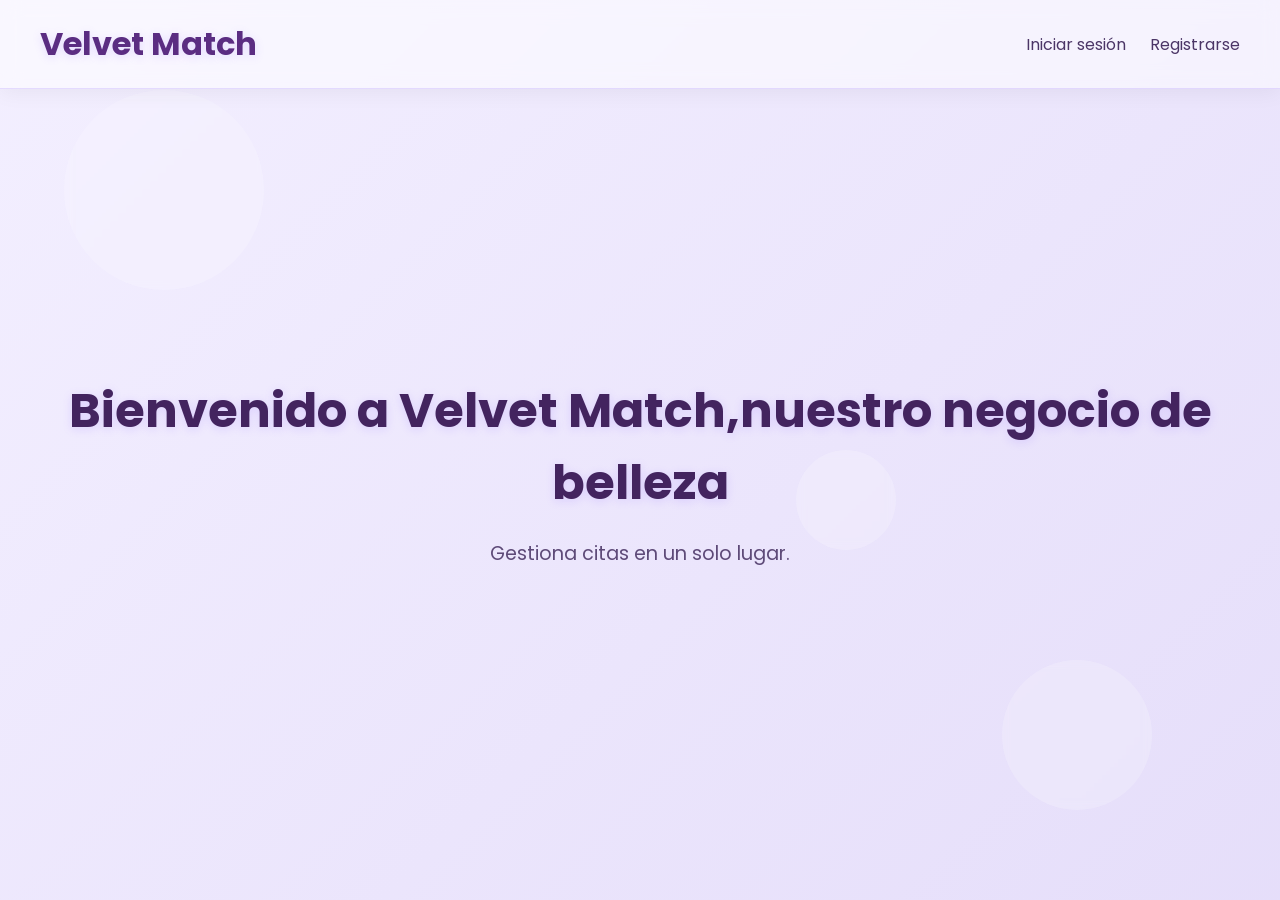
<file: index.html>
<!DOCTYPE html>
<html lang="es">
<head>
    <meta charset="UTF-8">
    <title>Velvet Match</title>
    <link rel="stylesheet" href="styles/styles.css">
</head>
<body>

    <div class="bubble bubble1"></div>
<div class="bubble bubble2"></div>
<div class="bubble bubble3"></div>

    <!-- NAVBAR -->
    <header>
        <h1>Velvet Match</h1>
        <nav>
            <a href="pages/login.html">Iniciar sesión</a>
            <a href="pages/register.html">Registrarse</a>
        </nav>
    </header>

    <!-- HERO -->
    <section class="hero">
        <h2>Bienvenido a Velvet Match,nuestro negocio de belleza</h2>
        <p>Gestiona citas en un solo lugar.</p>
        
    </section>

</body>


</html>
</file>
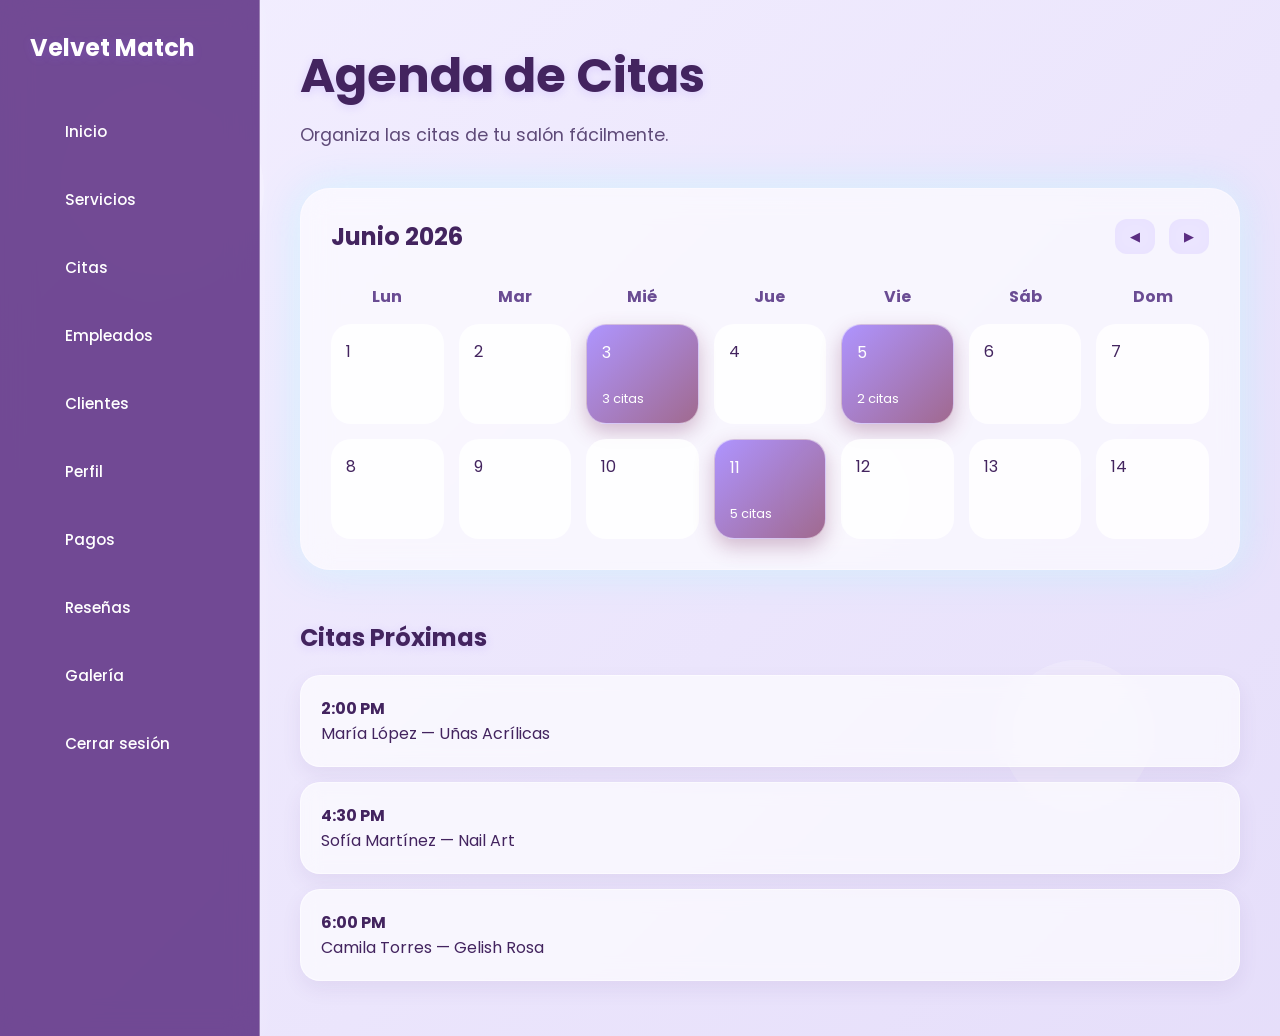
<file: pages/calendar.html>
<!DOCTYPE html>
<html lang="es">
<head>
    <meta charset="UTF-8">
    <title>Citas - Velvet Match</title>

    <link rel="stylesheet" href="../styles/styles.css">
</head>

<body>

    <!-- BURBUJAS -->
    <div class="bubble bubble1"></div>
    <div class="bubble bubble2"></div>
    <div class="bubble bubble3"></div>

    <div class="dashboard">

        <!-- SIDEBAR -->
        <aside class="sidebar">

            <h2>Velvet Match</h2>

          <nav>

    <a href="dashboard.html">Inicio</a>

    <a href="services.html">Servicios</a>

    <a href="calendar.html">Citas</a>

    <a href="employees.html">Empleados</a>

    <a href="clients.html">Clientes</a>

    <a href="profile.html">Perfil</a>

    <a href="payments.html">Pagos</a>

    <a href="reviews.html">Reseñas</a>

    <a href="gallery.html">Galería</a>

    <a href="../index.html">Cerrar sesión</a>

</nav>

        </aside>

        <!-- CONTENIDO -->
        <main class="main-content">

            <h1>Agenda de Citas </h1>

            <p class="subtitle">
                Organiza las citas de tu salón fácilmente.
            </p>

            <!-- CALENDARIO -->
            <section class="calendar-container">

                <div class="calendar-header">

                    <h2>Junio 2026</h2>

                    <div class="calendar-buttons">
                        <button>◀</button>
                        <button>▶</button>
                    </div>

                </div>

                <!-- DÍAS -->
                <div class="calendar-grid">

                    <div class="day">Lun</div>
                    <div class="day">Mar</div>
                    <div class="day">Mié</div>
                    <div class="day">Jue</div>
                    <div class="day">Vie</div>
                    <div class="day">Sáb</div>
                    <div class="day">Dom</div>

                    <!-- FECHAS -->
                    <div class="date">1</div>
                    <div class="date">2</div>

                    <div class="date active-date">
                        3
                        <span> 3 citas</span>
                    </div>

                    <div class="date">4</div>

                    <div class="date active-date">
                        5
                        <span> 2 citas</span>
                    </div>

                    <div class="date">6</div>
                    <div class="date">7</div>

                    <div class="date">8</div>
                    <div class="date">9</div>
                    <div class="date">10</div>

                    <div class="date active-date">
                        11
                        <span> 5 citas</span>
                    </div>

                    <div class="date">12</div>
                    <div class="date">13</div>
                    <div class="date">14</div>

                </div>

            </section>

            <!-- LISTA DE CITAS -->
            <section class="appointments">

                <h2>Citas Próximas</h2>

                <div class="appointment-card">
                    <p><strong>2:00 PM</strong></p>
                    <p>María López — Uñas Acrílicas</p>
                </div>

                <div class="appointment-card">
                    <p><strong>4:30 PM</strong></p>
                    <p>Sofía Martínez — Nail Art</p>
                </div>

                <div class="appointment-card">
                    <p><strong>6:00 PM</strong></p>
                    <p>Camila Torres — Gelish Rosa</p>
                </div>

            </section>

        </main>

    </div>

</body>
</html>
</file>
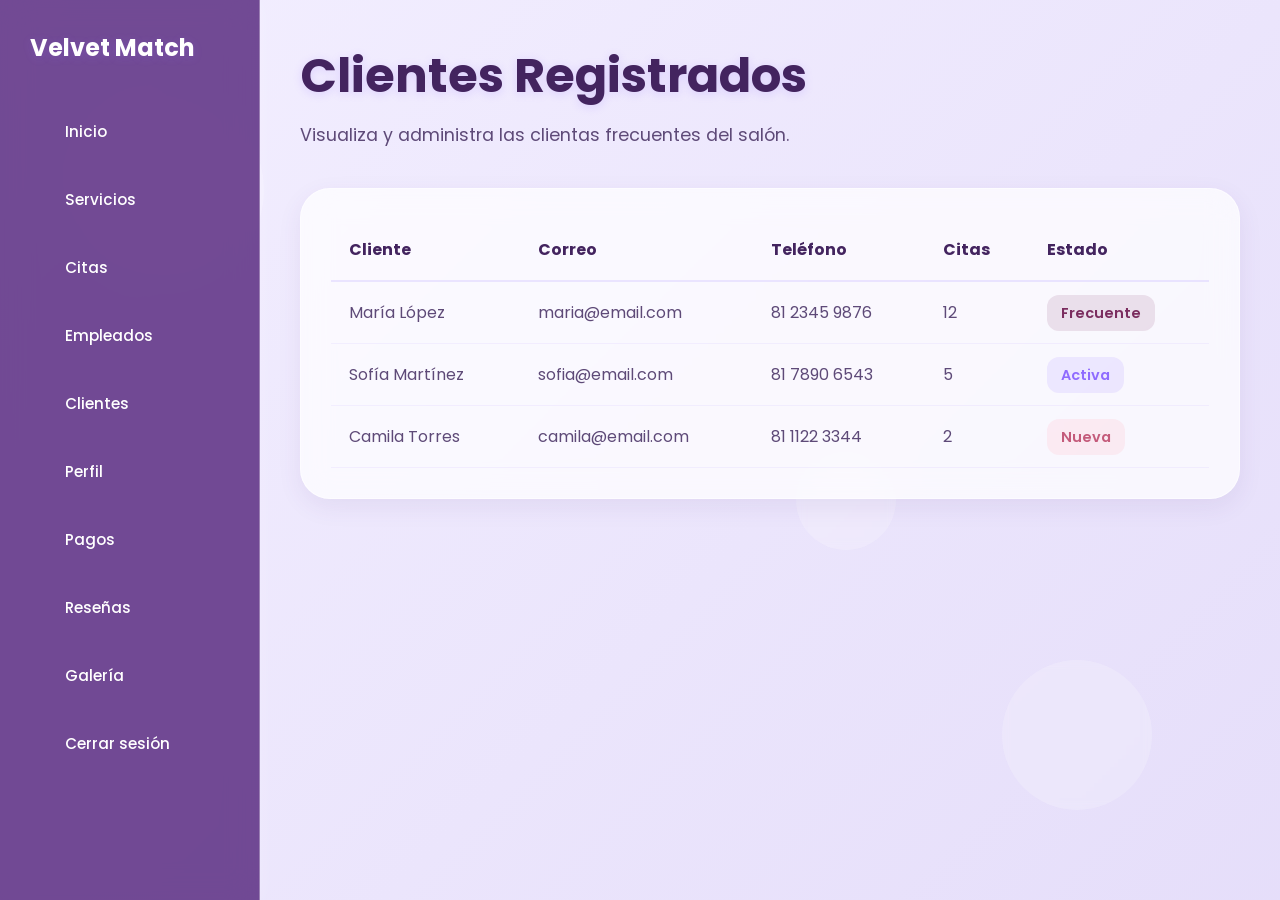
<file: pages/clients.html>
<!DOCTYPE html>
<html lang="es">
<head>
    <meta charset="UTF-8">
    <title>Clientes - Velvet Match</title>

    <link rel="stylesheet" href="../styles/styles.css">
</head>

<body>

    <!-- BURBUJAS -->
    <div class="bubble bubble1"></div>
    <div class="bubble bubble2"></div>
    <div class="bubble bubble3"></div>

    <div class="dashboard">

        <!-- SIDEBAR -->
        <aside class="sidebar">

            <h2>Velvet Match</h2>

          <nav>

    <a href="dashboard.html">Inicio</a>

    <a href="services.html">Servicios</a>

    <a href="calendar.html">Citas</a>

    <a href="employees.html">Empleados</a>

    <a href="clients.html">Clientes</a>

    <a href="profile.html">Perfil</a>

    <a href="payments.html">Pagos</a>

    <a href="reviews.html">Reseñas</a>

    <a href="gallery.html">Galería</a>

    <a href="../index.html">Cerrar sesión</a>

</nav>
        </aside>

        <!-- CONTENIDO -->
        <main class="main-content">

            <h1>Clientes Registrados</h1>

            <p class="subtitle">
                Visualiza y administra las clientas frecuentes del salón.
            </p>

            <!-- TABLA -->
            <section class="clients-table-container">

                <table class="clients-table">

                    <thead>

                        <tr>
                            <th>Cliente</th>
                            <th>Correo</th>
                            <th>Teléfono</th>
                            <th>Citas</th>
                            <th>Estado</th>
                        </tr>

                    </thead>

                    <tbody>

                        <tr>
                            <td>María López</td>
                            <td>maria@email.com</td>
                            <td>81 2345 9876</td>
                            <td>12</td>
                            <td>
                                <span class="status active">
                                    Frecuente
                                </span>
                            </td>
                        </tr>

                        <tr>
                            <td>Sofía Martínez</td>
                            <td>sofia@email.com</td>
                            <td>81 7890 6543</td>
                            <td>5</td>
                            <td>
                                <span class="status medium">
                                    Activa
                                </span>
                            </td>
                        </tr>

                        <tr>
                            <td>Camila Torres</td>
                            <td>camila@email.com</td>
                            <td>81 1122 3344</td>
                            <td>2</td>
                            <td>
                                <span class="status low">
                                    Nueva
                                </span>
                            </td>
                        </tr>

                    </tbody>

                </table>

            </section>

        </main>

    </div>

</body>
</html>
</file>
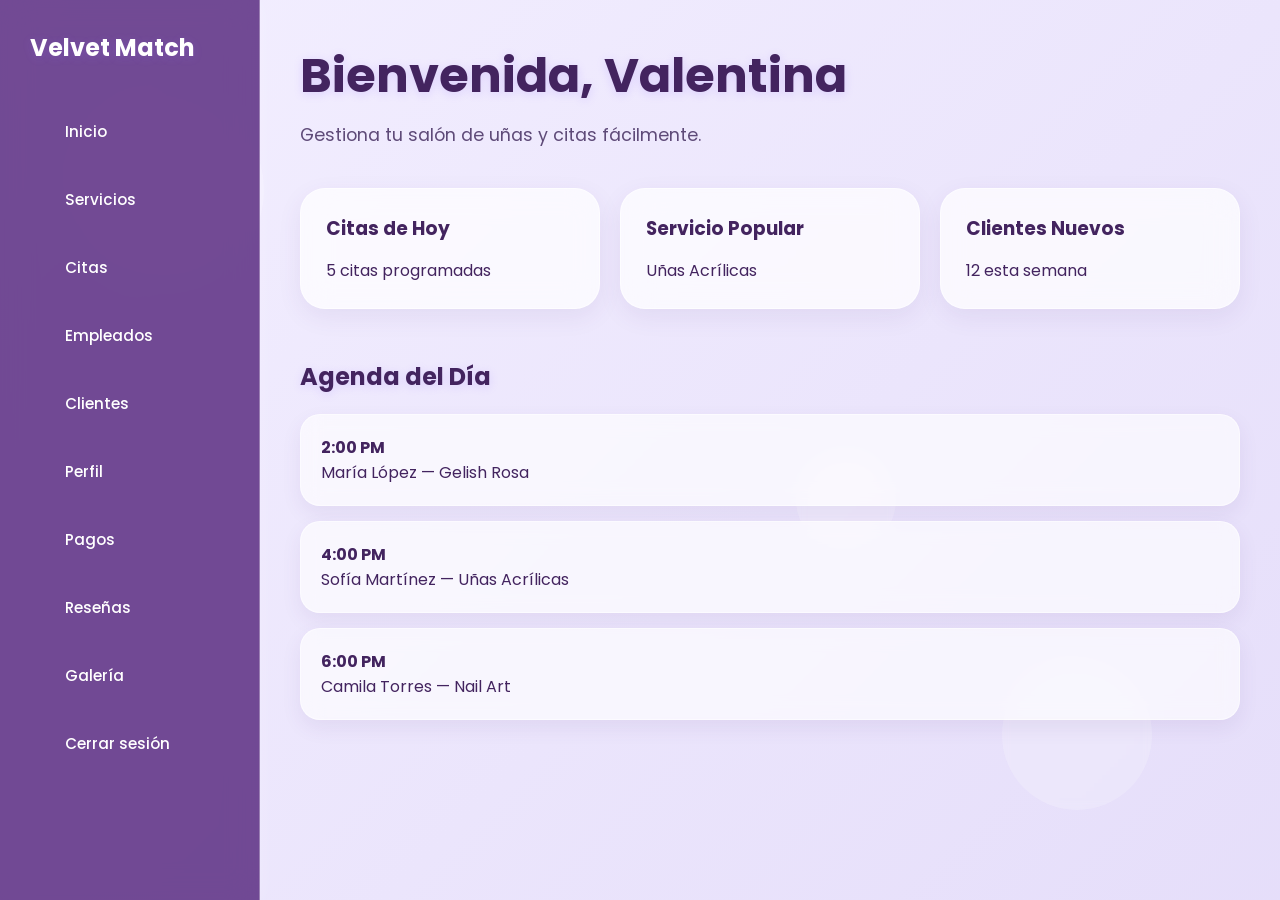
<file: pages/dashboard.html>
<!DOCTYPE html>
<html lang="es">
<head>
    <meta charset="UTF-8">
    <title>Dashboard - Velvet Match</title>

    <link rel="stylesheet" href="../styles/styles.css">
</head>

<body>

    <!-- BURBUJAS -->
    <div class="bubble bubble1"></div>
    <div class="bubble bubble2"></div>
    <div class="bubble bubble3"></div>

    <div class="dashboard">

        <!-- SIDEBAR -->
        <aside class="sidebar">

            <h2>Velvet Match</h2>

            <nav>

    <a href="dashboard.html">Inicio</a>

    <a href="services.html">Servicios</a>

    <a href="calendar.html">Citas</a>

    <a href="employees.html">Empleados</a>

    <a href="clients.html">Clientes</a>

    <a href="profile.html">Perfil</a>

    <a href="payments.html">Pagos</a>

    <a href="reviews.html">Reseñas</a>

    <a href="gallery.html">Galería</a>

    <a href="../index.html">Cerrar sesión</a>

</nav>
        </aside>

        <!-- CONTENIDO -->
        <main class="main-content">

            <h1>Bienvenida, Valentina </h1>

            <p class="subtitle">
                Gestiona tu salón de uñas y citas fácilmente.
            </p>

            <!-- CARDS -->
            <div class="cards">

                <div class="card">
                    <h3> Citas de Hoy</h3>
                    <p>5 citas programadas</p>
                </div>

                <div class="card">
                    <h3>Servicio Popular</h3>
                    <p>Uñas Acrílicas</p>
                </div>

                <div class="card">
                    <h3>Clientes Nuevos</h3>
                    <p>12 esta semana</p>
                </div>

            </div>

            <!-- CITAS -->
            <section class="appointments">

                <h2>Agenda del Día </h2>

                <div class="appointment-card">
                    <p><strong>2:00 PM</strong></p>
                    <p>María López — Gelish Rosa</p>
                </div>

                <div class="appointment-card">
                    <p><strong>4:00 PM</strong></p>
                    <p>Sofía Martínez — Uñas Acrílicas</p>
                </div>

                <div class="appointment-card">
                    <p><strong>6:00 PM</strong></p>
                    <p>Camila Torres — Nail Art</p>
                </div>

            </section>

        </main>

    </div>

</body>
</html>
</file>
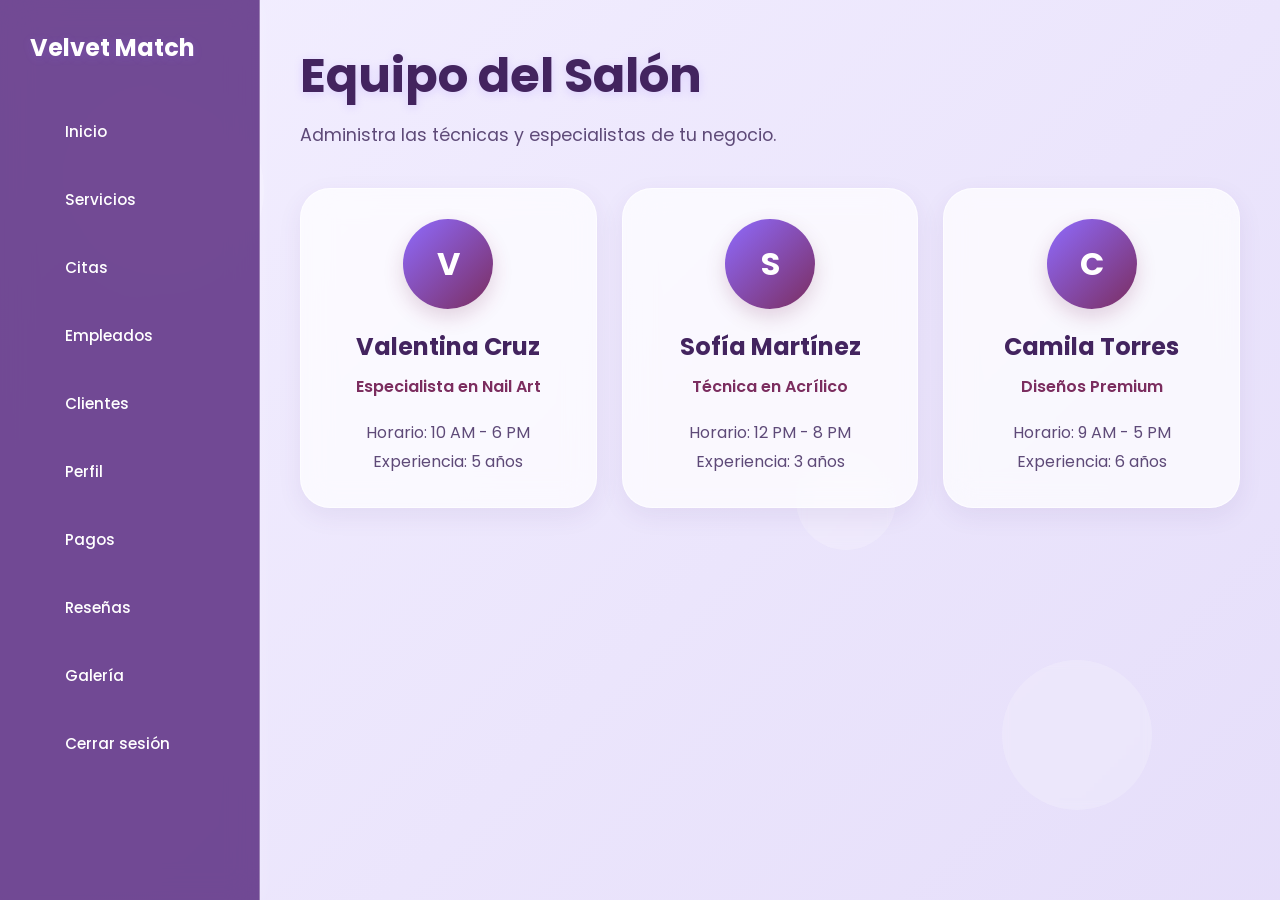
<file: pages/employees.html>
<!DOCTYPE html>
<html lang="es">
<head>
    <meta charset="UTF-8">
    <title>Empleados - Velvet Match</title>

    <link rel="stylesheet" href="../styles/styles.css">
</head>

<body>

    <!-- BURBUJAS -->
    <div class="bubble bubble1"></div>
    <div class="bubble bubble2"></div>
    <div class="bubble bubble3"></div>

    <div class="dashboard">

        <!-- SIDEBAR -->
        <aside class="sidebar">

            <h2>Velvet Match</h2>
<nav>

    <a href="dashboard.html">Inicio</a>

    <a href="services.html">Servicios</a>

    <a href="calendar.html">Citas</a>

    <a href="employees.html">Empleados</a>

    <a href="clients.html">Clientes</a>

    <a href="profile.html">Perfil</a>

    <a href="payments.html">Pagos</a>

    <a href="reviews.html">Reseñas</a>

    <a href="gallery.html">Galería</a>

    <a href="../index.html">Cerrar sesión</a>

</nav>
        </aside>

        <!-- CONTENIDO -->
        <main class="main-content">

            <h1>Equipo del Salón</h1>

            <p class="subtitle">
                Administra las técnicas y especialistas de tu negocio.
            </p>

            <section class="employees-grid">

                <!-- EMPLEADO 1 -->
                <div class="employee-card">

                    <div class="employee-avatar">
                        V
                    </div>

                    <h2>Valentina Cruz</h2>

                    <p class="role">
                        Especialista en Nail Art
                    </p>

                    <div class="employee-info">
                        <p>Horario: 10 AM - 6 PM</p>
                        <p>Experiencia: 5 años</p>
                    </div>

                </div>

                <!-- EMPLEADO 2 -->
                <div class="employee-card">

                    <div class="employee-avatar">
                        S
                    </div>

                    <h2>Sofía Martínez</h2>

                    <p class="role">
                        Técnica en Acrílico
                    </p>

                    <div class="employee-info">
                        <p>Horario: 12 PM - 8 PM</p>
                        <p>Experiencia: 3 años</p>
                    </div>

                </div>

                <!-- EMPLEADO 3 -->
                <div class="employee-card">

                    <div class="employee-avatar">
                        C
                    </div>

                    <h2>Camila Torres</h2>

                    <p class="role">
                        Diseños Premium
                    </p>

                    <div class="employee-info">
                        <p>Horario: 9 AM - 5 PM</p>
                        <p>Experiencia: 6 años</p>
                    </div>

                </div>

            </section>

        </main>

    </div>

</body>
</html>
</file>
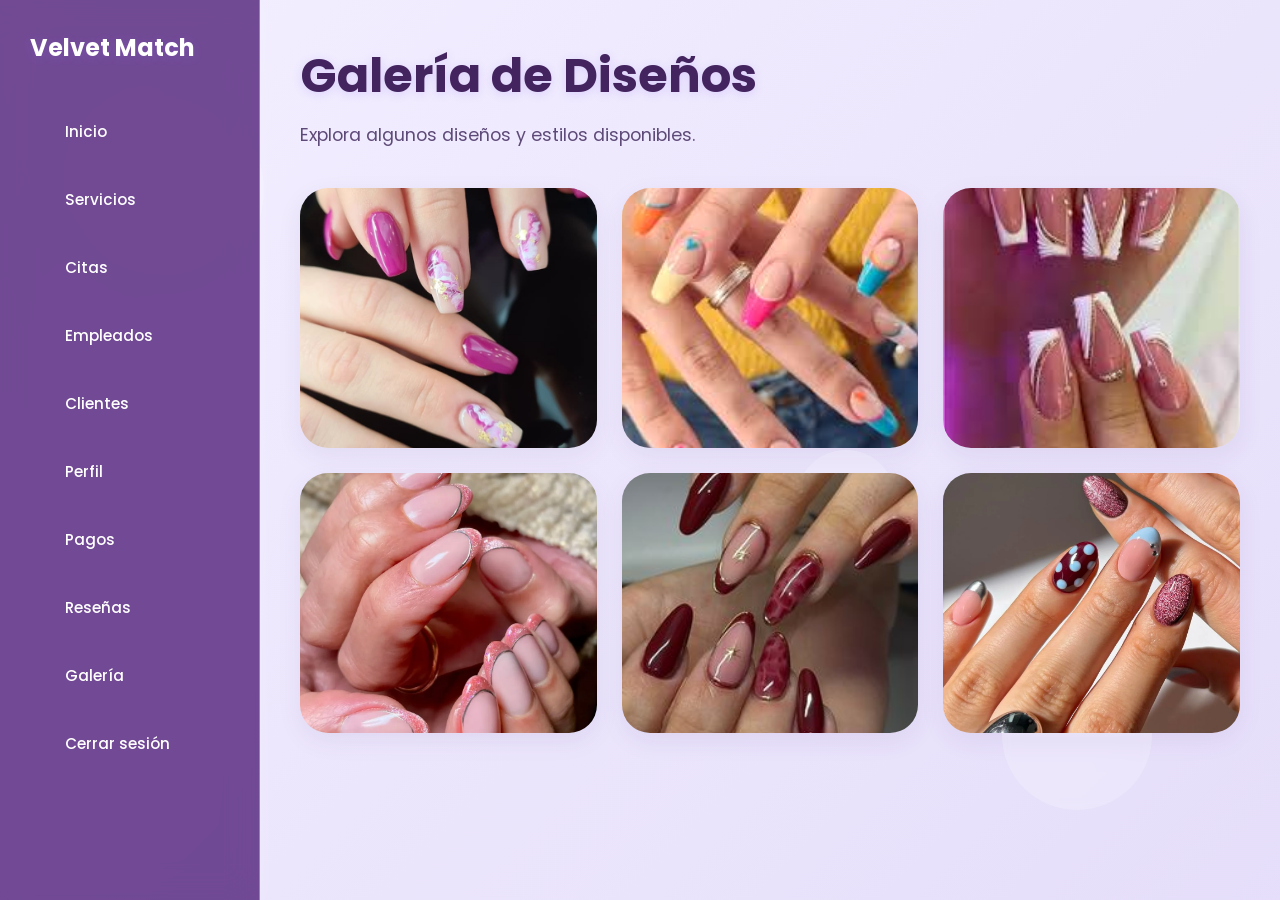
<file: pages/gallery.html>
<!DOCTYPE html>
<html lang="es">
<head>
    <meta charset="UTF-8">
    <title>Galería - Velvet Match</title>

    <link rel="stylesheet" href="../styles/styles.css">
</head>

<body>

    <div class="bubble bubble1"></div>
    <div class="bubble bubble2"></div>
    <div class="bubble bubble3"></div>

    <div class="dashboard">

        <!-- SIDEBAR -->
        <aside class="sidebar">

            <h2>Velvet Match</h2>

            <nav>

                <a href="dashboard.html">Inicio</a>

                <a href="services.html">Servicios</a>

                <a href="calendar.html">Citas</a>

                <a href="employees.html">Empleados</a>

                <a href="clients.html">Clientes</a>

                <a href="profile.html">Perfil</a>

                <a href="payments.html">Pagos</a>

                <a href="reviews.html">Reseñas</a>

                <a href="gallery.html">Galería</a>

                <a href="../index.html">Cerrar sesión</a>

            </nav>

        </aside>

        <!-- CONTENIDO -->
        <main class="main-content">

            <h1>Galería de Diseños</h1>

            <p class="subtitle">
                Explora algunos diseños y estilos disponibles.
            </p>

            <section class="gallery-grid">

              <div class="gallery-card">
    <img src="../assets/images/nails1.jpg" alt="Diseño de uñas">
</div>

<div class="gallery-card">
    <img src="../assets/images/nails2.jpg" alt="Diseño de uñas">
</div>

<div class="gallery-card">
    <img src="../assets/images/nails3.jpg" alt="Diseño de uñas">
</div>

<div class="gallery-card">
    <img src="../assets/images/nails4.jpg" alt="Diseño de uñas">
</div>

<div class="gallery-card">
    <img src="../assets/images/nails5.jpg" alt="Diseño de uñas">
</div>

<div class="gallery-card">
    <img src="../assets/images/nails6.jpg" alt="Diseño de uñas">
</div>
            </section>

        </main>

    </div>

</body>
</html>
</file>
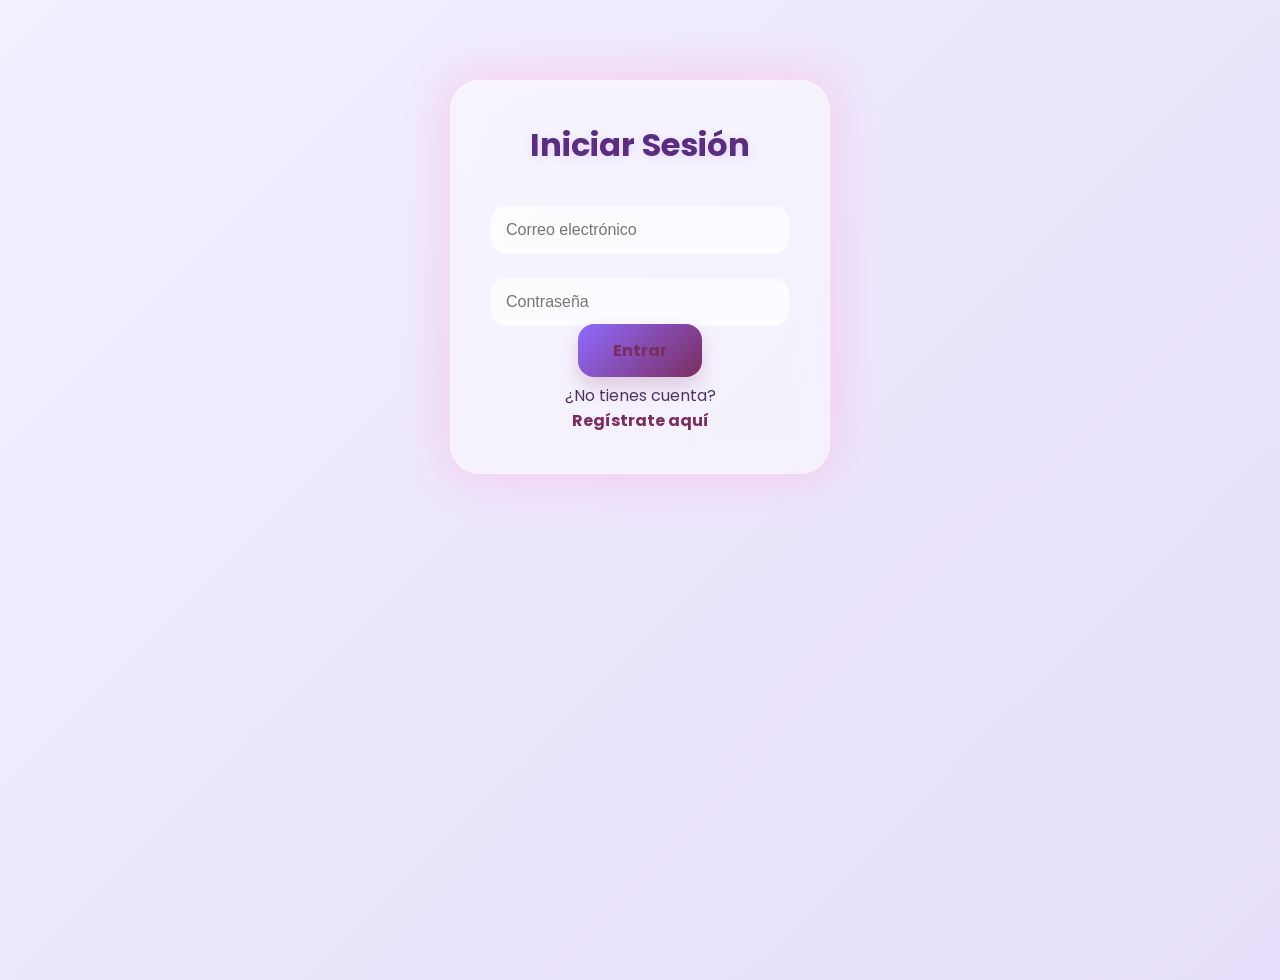
<file: pages/login.html>
<!DOCTYPE html>
<html lang="es">
<head>
    <meta charset="UTF-8">
    <title> Iniciar Sesion - Velvet Match</title>
    <link rel="stylesheet" href="../styles/styles.css">
</head>
<body>

    <div class="login-container">
        <h2>Iniciar Sesión</h2>

        <form>
            <input type="email" placeholder="Correo electrónico" required>
            <input type="password" placeholder="Contraseña" required>

            <!-- Simulación de login -->
            <a href="dashboard.html" class="btn">Entrar</a>
        </form>

        <p>¿No tienes cuenta?</p>
        <a href="register.html">Regístrate aquí</a>
    </div>

</body>
</html>
</file>
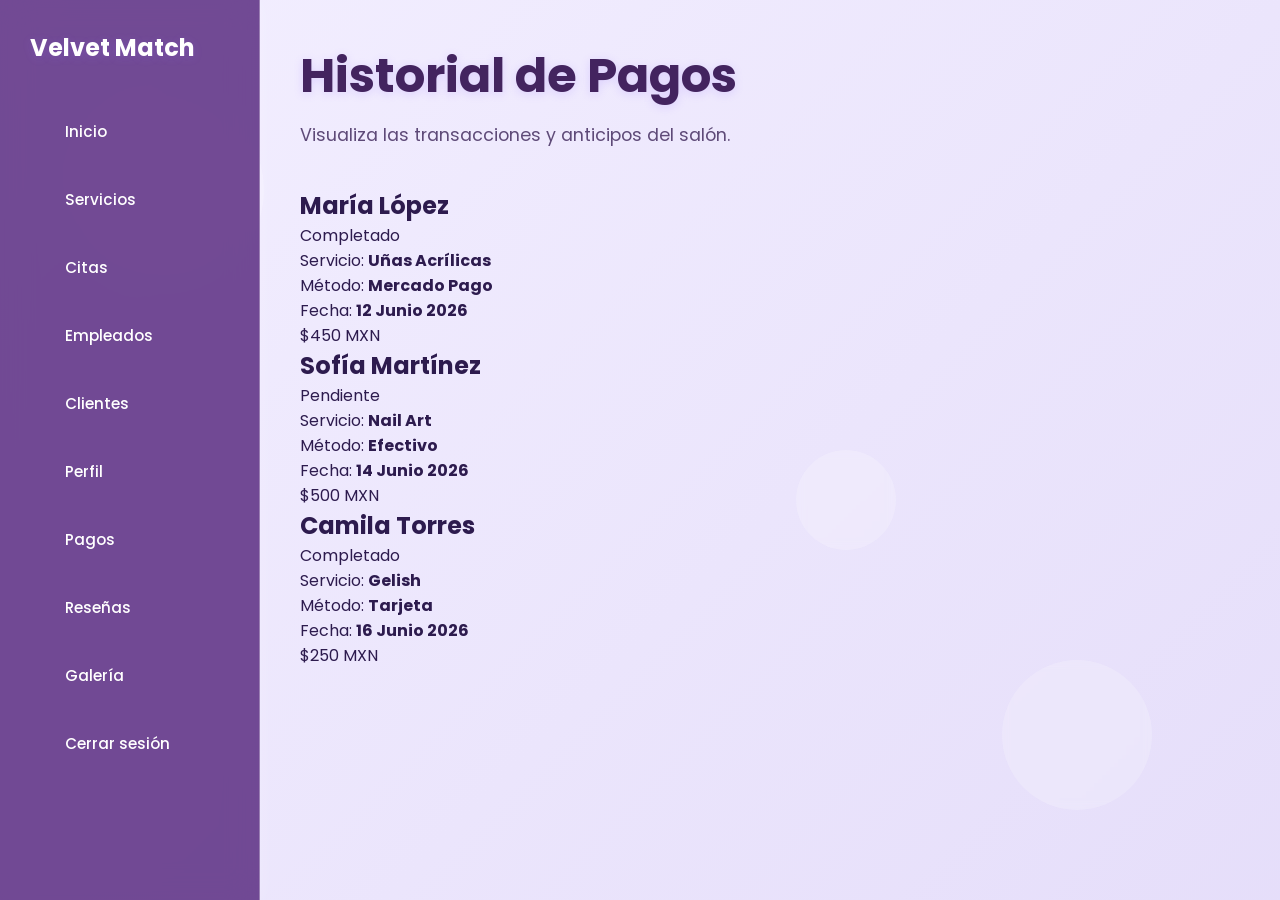
<file: pages/payments.html>
<!DOCTYPE html>
<html lang="es">
<head>
    <meta charset="UTF-8">
    <title>Pagos - Velvet Match</title>

    <link rel="stylesheet" href="../styles/styles.css">
</head>

<body>

    <!-- BURBUJAS -->
    <div class="bubble bubble1"></div>
    <div class="bubble bubble2"></div>
    <div class="bubble bubble3"></div>

    <div class="dashboard">

        <!-- SIDEBAR -->
        <aside class="sidebar">

            <h2>Velvet Match</h2>

           <nav>

    <a href="dashboard.html">Inicio</a>

    <a href="services.html">Servicios</a>

    <a href="calendar.html">Citas</a>

    <a href="employees.html">Empleados</a>

    <a href="clients.html">Clientes</a>

    <a href="profile.html">Perfil</a>

    <a href="payments.html">Pagos</a>

    <a href="reviews.html">Reseñas</a>

    <a href="gallery.html">Galería</a>

    <a href="../index.html">Cerrar sesión</a>

</nav>

        </aside>

        <!-- CONTENIDO -->
        <main class="main-content">

            <h1>Historial de Pagos</h1>

            <p class="subtitle">
                Visualiza las transacciones y anticipos del salón.
            </p>

            <!-- CARDS -->
            <section class="payments-grid">

                <!-- PAYMENT -->
                <div class="payment-card">

                    <div class="payment-top">

                        <h2>María López</h2>

                        <span class="payment-status completed">
                            Completado
                        </span>

                    </div>

                    <div class="payment-info">

                        <p>
                            Servicio:
                            <strong>Uñas Acrílicas</strong>
                        </p>

                        <p>
                            Método:
                            <strong>Mercado Pago</strong>
                        </p>

                        <p>
                            Fecha:
                            <strong>12 Junio 2026</strong>
                        </p>

                    </div>

                    <div class="payment-amount">
                        $450 MXN
                    </div>

                </div>

                <!-- PAYMENT -->
                <div class="payment-card">

                    <div class="payment-top">

                        <h2>Sofía Martínez</h2>

                        <span class="payment-status pending">
                            Pendiente
                        </span>

                    </div>

                    <div class="payment-info">

                        <p>
                            Servicio:
                            <strong>Nail Art</strong>
                        </p>

                        <p>
                            Método:
                            <strong>Efectivo</strong>
                        </p>

                        <p>
                            Fecha:
                            <strong>14 Junio 2026</strong>
                        </p>

                    </div>

                    <div class="payment-amount">
                        $500 MXN
                    </div>

                </div>

                <!-- PAYMENT -->
                <div class="payment-card">

                    <div class="payment-top">

                        <h2>Camila Torres</h2>

                        <span class="payment-status completed">
                            Completado
                        </span>

                    </div>

                    <div class="payment-info">

                        <p>
                            Servicio:
                            <strong>Gelish</strong>
                        </p>

                        <p>
                            Método:
                            <strong>Tarjeta</strong>
                        </p>

                        <p>
                            Fecha:
                            <strong>16 Junio 2026</strong>
                        </p>

                    </div>

                    <div class="payment-amount">
                        $250 MXN
                    </div>

                </div>

            </section>

        </main>

    </div>

</body>
</html>
</file>
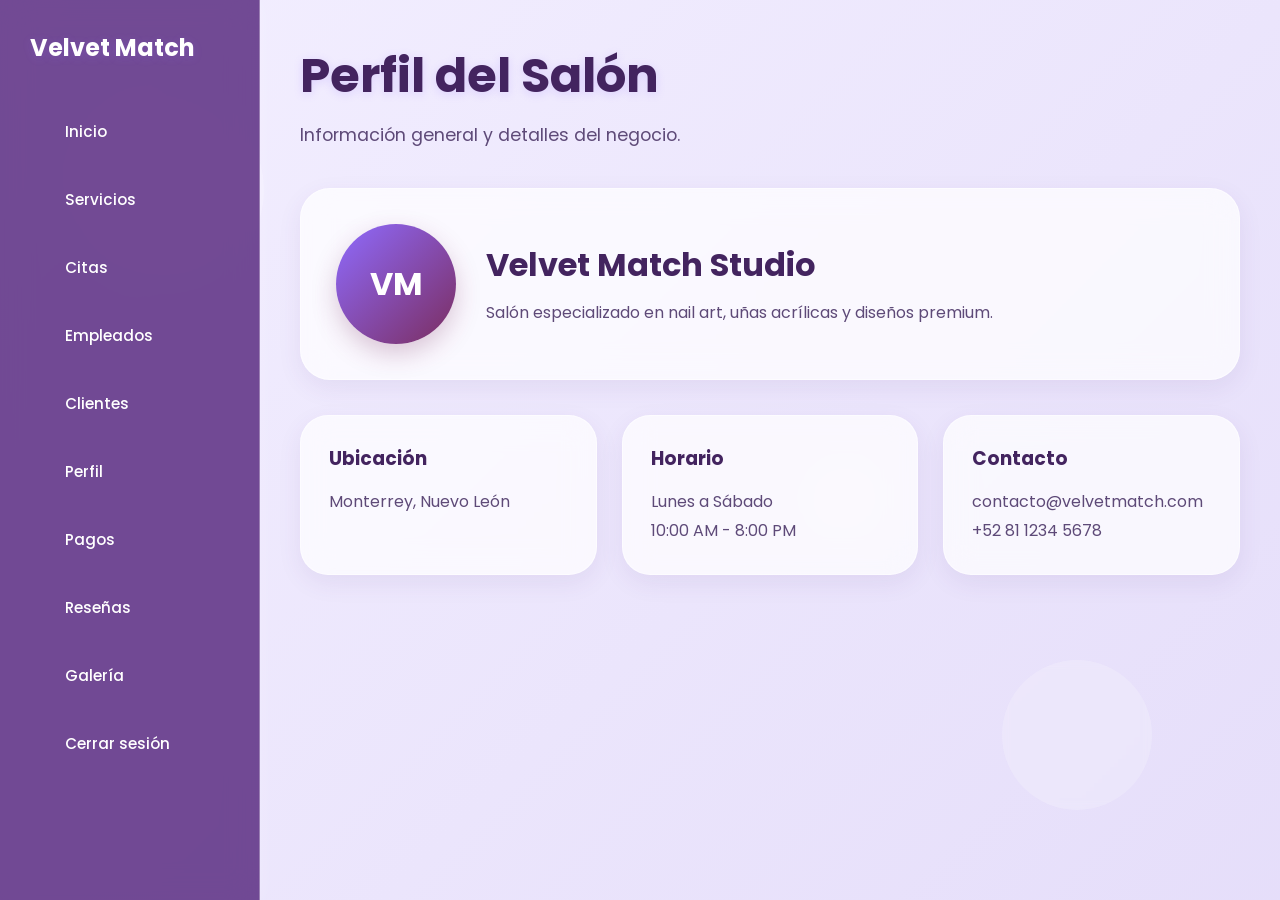
<file: pages/profile.html>
<!DOCTYPE html>
<html lang="es">
<head>
    <meta charset="UTF-8">
    <title>Perfil - Velvet Match</title>

    <link rel="stylesheet" href="../styles/styles.css">
</head>

<body>

    <!-- BURBUJAS -->
    <div class="bubble bubble1"></div>
    <div class="bubble bubble2"></div>
    <div class="bubble bubble3"></div>

    <div class="dashboard">

        <!-- SIDEBAR -->
        <aside class="sidebar">

            <h2>Velvet Match</h2>

            <nav>

                <a href="dashboard.html">Inicio</a>

                <a href="services.html">Servicios</a>

                <a href="calendar.html">Citas</a>

                <a href="employees.html">Empleados</a>

                <a href="clients.html">Clientes</a>

                <a href="profile.html">Perfil</a>

                <a href="payments.html">Pagos</a>

                <a href="reviews.html">Reseñas</a>

                <a href="gallery.html">Galería</a>

                <a href="../index.html">Cerrar sesión</a>

            </nav>

        </aside>

        <!-- CONTENIDO -->
        <main class="main-content">

            <h1>Perfil del Salón</h1>

            <p class="subtitle">
                Información general y detalles del negocio.
            </p>

            <!-- PERFIL -->
            <section class="profile-section">

                <div class="profile-header">

                    <div class="profile-avatar">
                        VM
                    </div>

                    <div class="profile-info">

                        <h2>Velvet Match Studio</h2>

                        <p>
                            Salón especializado en nail art,
                            uñas acrílicas y diseños premium.
                        </p>

                    </div>

                </div>

                <!-- INFO -->
                <div class="profile-grid">

                    <div class="profile-card">
                        <h3>Ubicación</h3>

                        <p>
                            Monterrey, Nuevo León
                        </p>
                    </div>

                    <div class="profile-card">
                        <h3>Horario</h3>

                        <p>
                            Lunes a Sábado
                            <br>
                            10:00 AM - 8:00 PM
                        </p>
                    </div>

                    <div class="profile-card">
                        <h3>Contacto</h3>

                        <p>
                            contacto@velvetmatch.com
                            <br>
                            +52 81 1234 5678
                        </p>
                    </div>

                </div>

            </section>

        </main>

    </div>

</body>
</html>
</file>
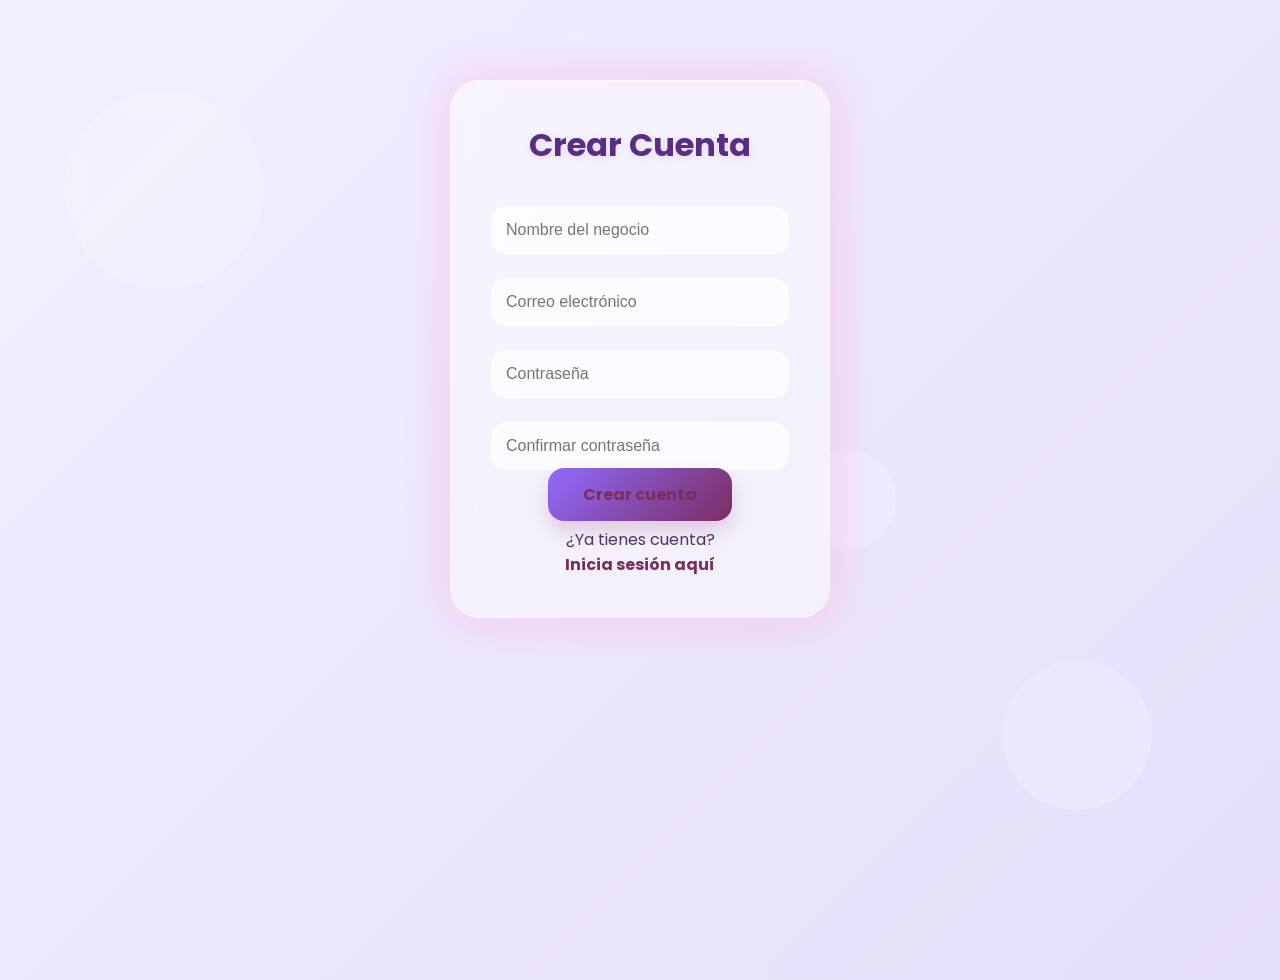
<file: pages/register.html>
<!DOCTYPE html>
<html lang="es">
<head>
    <meta charset="UTF-8">
    <title>Registro - Velvet Match</title>

    <link rel="stylesheet" href="../styles/styles.css">
</head>

<body>

    <!-- BURBUJAS -->
    <div class="bubble bubble1"></div>
    <div class="bubble bubble2"></div>
    <div class="bubble bubble3"></div>

    <div class="login-container">

        <h2>Crear Cuenta</h2>

        <form>

            <input type="text" placeholder="Nombre del negocio">

            <input type="email" placeholder="Correo electrónico">

            <input type="password" placeholder="Contraseña">

            <input type="password" placeholder="Confirmar contraseña">

            <!-- Simulación -->
            <a href="dashboard.html" class="btn">
                Crear cuenta
            </a>

        </form>

        <p>¿Ya tienes cuenta?</p>

        <a href="login.html">
            Inicia sesión aquí
        </a>

    </div>

</body>
</html>
</file>
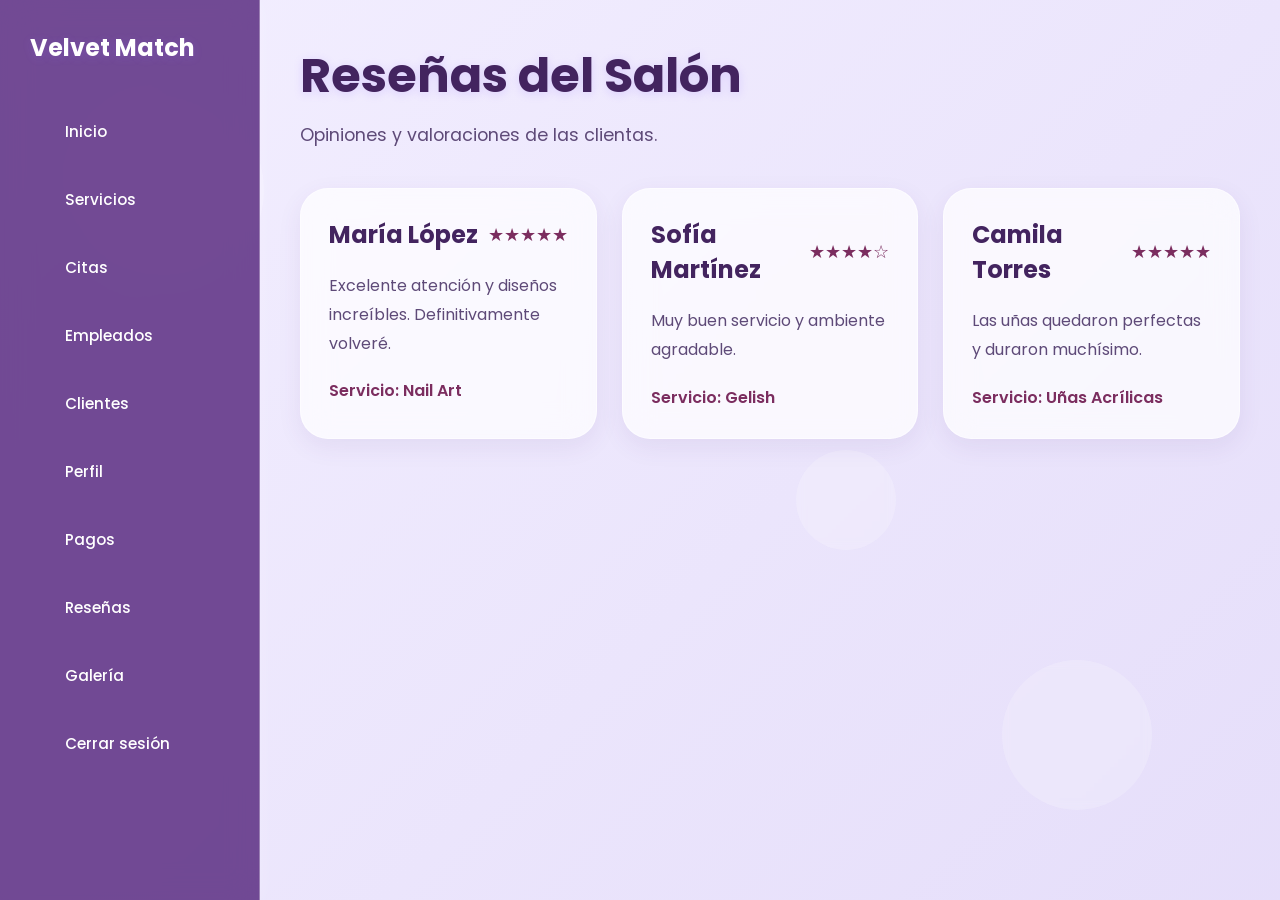
<file: pages/reviews.html>
<!DOCTYPE html>
<html lang="es">
<head>
    <meta charset="UTF-8">
    <title>Reseñas - Velvet Match</title>

    <link rel="stylesheet" href="../styles/styles.css">
</head>

<body>

    <div class="bubble bubble1"></div>
    <div class="bubble bubble2"></div>
    <div class="bubble bubble3"></div>

    <div class="dashboard">

        <!-- SIDEBAR -->
        <aside class="sidebar">

            <h2>Velvet Match</h2>

            <nav>

                <a href="dashboard.html">Inicio</a>

                <a href="services.html">Servicios</a>

                <a href="calendar.html">Citas</a>

                <a href="employees.html">Empleados</a>

                <a href="clients.html">Clientes</a>

                <a href="profile.html">Perfil</a>

                <a href="payments.html">Pagos</a>

                <a href="reviews.html">Reseñas</a>

                <a href="gallery.html">Galería</a>

                <a href="../index.html">Cerrar sesión</a>

            </nav>

        </aside>

        <!-- CONTENIDO -->
        <main class="main-content">

            <h1>Reseñas del Salón</h1>

            <p class="subtitle">
                Opiniones y valoraciones de las clientas.
            </p>

            <section class="reviews-grid">

                <!-- REVIEW -->
                <div class="review-card">

                    <div class="review-top">
                        <h2>María López</h2>

                        <span>★★★★★</span>
                    </div>

                    <p class="review-text">
                        Excelente atención y diseños increíbles.
                        Definitivamente volveré.
                    </p>

                    <div class="review-service">
                        Servicio: Nail Art
                    </div>

                </div>

                <!-- REVIEW -->
                <div class="review-card">

                    <div class="review-top">
                        <h2>Sofía Martínez</h2>

                        <span>★★★★☆</span>
                    </div>

                    <p class="review-text">
                        Muy buen servicio y ambiente agradable.
                    </p>

                    <div class="review-service">
                        Servicio: Gelish
                    </div>

                </div>

                <!-- REVIEW -->
                <div class="review-card">

                    <div class="review-top">
                        <h2>Camila Torres</h2>

                        <span>★★★★★</span>
                    </div>

                    <p class="review-text">
                        Las uñas quedaron perfectas y duraron muchísimo.
                    </p>

                    <div class="review-service">
                        Servicio: Uñas Acrílicas
                    </div>

                </div>

            </section>

        </main>

    </div>

</body>
</html>
</file>
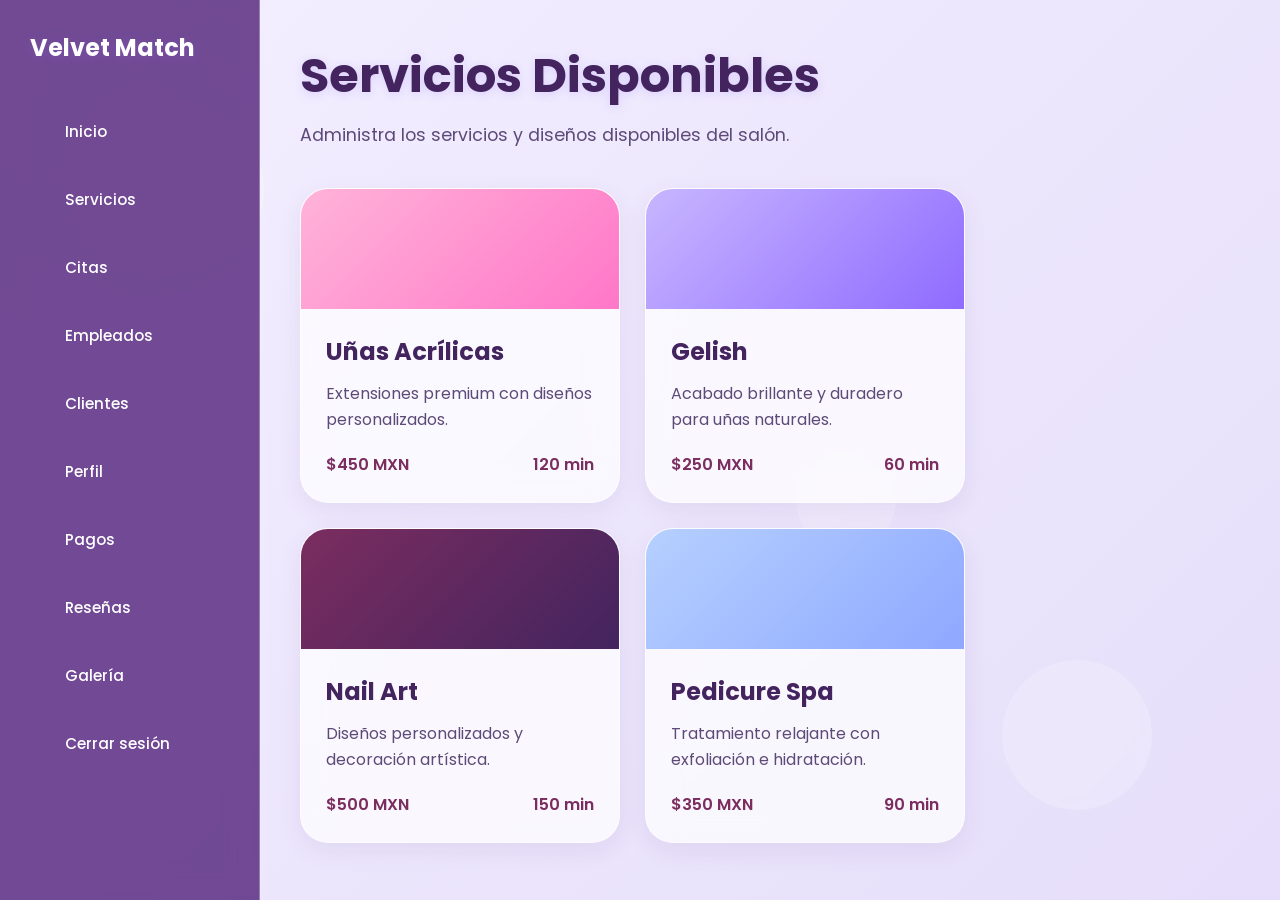
<file: pages/services.html>
<!DOCTYPE html>
<html lang="es">
<head>
    <meta charset="UTF-8">
    <title>Servicios - Velvet Match</title>

    <link rel="stylesheet" href="../styles/styles.css">
</head>

<body>

    <!-- BURBUJAS -->
    <div class="bubble bubble1"></div>
    <div class="bubble bubble2"></div>
    <div class="bubble bubble3"></div>

    <div class="dashboard">

        <!-- SIDEBAR -->
        <aside class="sidebar">

            <h2>Velvet Match</h2>

           <nav>

    <a href="dashboard.html">Inicio</a>

    <a href="services.html">Servicios</a>

    <a href="calendar.html">Citas</a>

    <a href="employees.html">Empleados</a>

    <a href="clients.html">Clientes</a>

    <a href="profile.html">Perfil</a>

    <a href="payments.html">Pagos</a>

    <a href="reviews.html">Reseñas</a>

    <a href="gallery.html">Galería</a>

    <a href="../index.html">Cerrar sesión</a>

</nav>

        </aside>

        <!-- CONTENIDO -->
        <main class="main-content">

            <h1>Servicios Disponibles</h1>

            <p class="subtitle">
                Administra los servicios y diseños disponibles del salón.
            </p>

            <!-- GRID -->
            <section class="services-page-grid">

                <!-- CARD -->
                <div class="service-page-card">

                    <div class="service-banner pink"></div>

                    <div class="service-content">

                        <h2>Uñas Acrílicas</h2>

                        <p>
                            Extensiones premium con diseños personalizados.
                        </p>

                        <div class="service-meta">
                            <span>$450 MXN</span>
                            <span>120 min</span>
                        </div>

                    </div>

                </div>

                <!-- CARD -->
                <div class="service-page-card">

                    <div class="service-banner purple"></div>

                    <div class="service-content">

                        <h2>Gelish</h2>

                        <p>
                            Acabado brillante y duradero para uñas naturales.
                        </p>

                        <div class="service-meta">
                            <span>$250 MXN</span>
                            <span>60 min</span>
                        </div>

                    </div>

                </div>

                <!-- CARD -->
                <div class="service-page-card">

                    <div class="service-banner dark"></div>

                    <div class="service-content">

                        <h2>Nail Art</h2>

                        <p>
                            Diseños personalizados y decoración artística.
                        </p>

                        <div class="service-meta">
                            <span>$500 MXN</span>
                            <span>150 min</span>
                        </div>

                    </div>

                </div>

                <!-- CARD -->
                <div class="service-page-card">

                    <div class="service-banner blue"></div>

                    <div class="service-content">

                        <h2>Pedicure Spa</h2>

                        <p>
                            Tratamiento relajante con exfoliación e hidratación.
                        </p>

                        <div class="service-meta">
                            <span>$350 MXN</span>
                            <span>90 min</span>
                        </div>

                    </div>

                </div>

            </section>

        </main>

    </div>

</body>
</html>
</file>
<file: styles/styles.css>
@import url('https://fonts.googleapis.com/css2?family=Poppins:wght@300;400;500;600&display=swap');

*{
    margin: 0;
    padding: 0;
    box-sizing: border-box;
}

body{
    font-family: 'Poppins', sans-serif;

    min-height: 100vh;

    background:
    linear-gradient(
        135deg,
        #f3efff,
        #d8cdf5,
        #c5b3ea
    );

    background-size: 400% 400%;

    animation: gradientMove 18s ease infinite;

    overflow-x: hidden;

    color: #2d1b4e;
}

/* ANIMACIÓN DEL FONDO */

@keyframes gradientMove{
    0%{
        background-position: 0% 50%;
    }

    50%{
        background-position: 100% 50%;
    }

    100%{
        background-position: 0% 50%;
    }
}

/* NAVBAR */

header{
    display: flex;
    justify-content: space-between;
    align-items: center;

    padding: 20px 40px;

    background: rgba(255,255,255,0.5);

    backdrop-filter: blur(10px);

    border-bottom: 1px solid rgba(143,107,255,0.2);

    box-shadow: 0 4px 20px rgba(0,0,0,0.05);
}

header h1{
    color: #5b2d82;
    font-size: 2rem;

    text-shadow: 0 2px 10px rgba(143,107,255,0.2);
}

nav a{
    color: #4b3566;
    text-decoration: none;

    margin-left: 20px;

    transition: 0.3s;
}

nav a:hover{
    color: #7b2d5f;

    text-shadow: 0 2px 10px rgba(143,107,255,0.2);
}

/* HERO */

.hero{
    height: 85vh;

    display: flex;
    flex-direction: column;

    justify-content: center;
    align-items: center;

    text-align: center;

    padding: 20px;
}

.hero h2{
    font-size: 3rem;

     color: #43245f;

    text-shadow: 0 2px 10px rgba(143,107,255,0.2);
}

.hero p{
    margin-top: 20px;

    font-size: 1.2rem;

    color: #5e4a78;

    max-width: 700px;
}

/* BOTONES */

.btn{
    margin-top: 25px;

    padding: 15px 35px;

    border-radius: 16px;

    text-decoration: none;

    color: white;

    font-weight: 600;

    background:
    linear-gradient(
        135deg,
        #8f6bff,
        #7b2d5f
    );

    border: none;

    box-shadow:
    0 10px 20px rgba(123,45,95,0.2);

    transition: 0.3s;
}

.btn:hover{
    transform: translateY(-3px);

    box-shadow:
    0 15px 30px rgba(123,45,95,0.3);
}

/* LOGIN */

.login-container{
    width: 380px;

    margin: 80px auto;

    padding: 40px;

    border-radius: 30px;

    background: rgba(255,255,255,0.45);

    backdrop-filter: blur(15px);

    border: 1px solid rgba(255,255,255,0.4);

    box-shadow:
    0 0 25px rgba(255,255,255,0.3),
    0 0 40px rgba(255,119,200,0.4);

    text-align: center;
}

.login-container h2{
    color: #5b2d82;

    margin-bottom: 25px;

    font-size: 2rem;

    text-shadow: 0 2px 10px rgba(143,107,255,0.2);
}

.login-container input{
    width: 100%;

    padding: 15px;

    margin: 12px 0;

    border: none;

    border-radius: 15px;

    outline: none;

    background: rgba(255,255,255,0.7);

    font-size: 1rem;
}

.login-container p{
    color: #4b3566;

    margin-top: 20px;
}

.login-container a{
     color: #7b2d5f;

    font-weight: bold;

    text-decoration: none;
}

.login-container a:hover{
   text-shadow: 0 2px 10px rgba(143,107,255,0.2);
}

/* BURBUJAS */

.bubble{
    position: absolute;

    border-radius: 50%;

    background: rgba(255,255,255,0.2);

    backdrop-filter: blur(5px);

    animation: float 8s infinite ease-in-out;
}

.bubble1{
    width: 200px;
    height: 200px;

    top: 10%;
    left: 5%;
}

.bubble2{
    width: 150px;
    height: 150px;

    bottom: 10%;
    right: 10%;
}

.bubble3{
    width: 100px;
    height: 100px;

    top: 50%;
    right: 30%;
}

@keyframes float{
    0%{
        transform: translateY(0px);
    }

    50%{
        transform: translateY(-20px);
    }

    100%{
        transform: translateY(0px);
    }
}

/* DASHBOARD */

.dashboard{
    display: flex;

    min-height: 100vh;
}

/* SIDEBAR */

.sidebar{
    width: 260px;

    padding: 30px;

    background: rgba(91,45,130,0.85);

    backdrop-filter: blur(15px);

    border-right: 1px solid rgba(255,255,255,0.3);

    box-shadow: 0 0 20px rgba(255,255,255,0.2);
}

.sidebar h2{
    color: white;

    margin-bottom: 40px;

    text-shadow: 0 2px 10px rgba(143,107,255,0.2);
}

.sidebar nav{
    display: flex;
    flex-direction: column;
}

.sidebar nav a{
    color: white;

    text-decoration: none;

    padding: 15px;

    margin-bottom: 15px;

    border-radius: 15px;

    transition: 0.3s;

    font-size: 0.95rem;

    font-weight: 500;
}

.sidebar nav a:hover{
    background: rgba(255,255,255,0.2);

    box-shadow: 0 0 15px white;
}

/* CONTENIDO */

.main-content{
    flex: 1;

    padding: 40px;
}

.main-content h1{
    color: #43245f;

    font-size: 3rem;

    text-shadow: 0 2px 10px rgba(143,107,255,0.2);
}

.subtitle{
    color: #5e4a78;

    margin-top: 10px;

    margin-bottom: 40px;

    font-size: 1.1rem;
}

/* CARDS */

.cards{
    display: flex;

    gap: 20px;

    flex-wrap: wrap;
}

.card{
    flex: 1;

    min-width: 220px;

    padding: 25px;

    border-radius: 25px;

    background: rgba(255,255,255,0.72);

    backdrop-filter: blur(15px);

    border: 1px solid rgba(255,255,255,0.6);

    box-shadow:
    0 8px 25px rgba(91,45,130,0.08);

    color: #43245f;

    transition: 0.3s;
}

.card:hover{
    transform: translateY(-4px);

    box-shadow:
    0 12px 30px rgba(91,45,130,0.15);
}

.card h3{
    margin-bottom: 15px;
}

/* CITAS */

.appointments{
    margin-top: 50px;
}

.appointments h2{
    color: #43245f;

    margin-bottom: 20px;

    text-shadow: 0 2px 10px rgba(143,107,255,0.2);
}

.appointment-card{
    padding: 20px;

    margin-bottom: 15px;

    border-radius: 20px;

    background: rgba(255,255,255,0.65);

    backdrop-filter: blur(10px);

    color: #43245f;

    border: 1px solid rgba(255,255,255,0.5);

    box-shadow:
    0 8px 20px rgba(91,45,130,0.08);

    transition: 0.3s;
}

.appointment-card:hover{
    transform: translateY(-3px);

    box-shadow:
    0 12px 25px rgba(91,45,130,0.15);
}
/* CALENDARIO */

.calendar-container{
    margin-top: 30px;

    padding: 30px;

    border-radius: 30px;

    background: rgba(255,255,255,0.62);

    backdrop-filter: blur(15px);

    border: 1px solid rgba(255,255,255,0.3);

    box-shadow:
    0 0 20px rgba(255,255,255,0.2),
    0 0 40px rgba(125,249,255,0.3);
}

.calendar-header{
    display: flex;

    justify-content: space-between;

    align-items: center;

    margin-bottom: 30px;

    color: #43245f;
}

.calendar-buttons button{
    padding: 10px 15px;

    margin-left: 10px;

    border: none;

    border-radius: 12px;

    cursor: pointer;

    background: rgba(143,107,255,0.15);

   color: #5b2d82;

    backdrop-filter: blur(10px);

    transition: 0.3s;
}

.calendar-buttons button:hover{
    transform: scale(1.05);

    box-shadow: 0 0 15px white;
}

.calendar-grid{
    display: grid;

    grid-template-columns: repeat(7, 1fr);

    gap: 15px;
}

.day{
    text-align: center;

    color: #6a4c93;

    font-weight: bold;
}

.date{
    min-height: 100px;

    padding: 15px;

    border-radius: 20px;

    background: rgba(255,255,255,0.82);

    color: #43245f;

    display: flex;

    flex-direction: column;

    justify-content: space-between;

    transition: 0.3s;
}

.date:hover{
    transform: translateY(-5px);

    box-shadow: 0 0 20px white;
}

.active-date{
    background:
    linear-gradient(
        135deg,
        rgba(143,107,255,0.7),
        rgba(123,45,95,0.7)
    );

    color: white;

    border: 1px solid rgba(255,255,255,0.5);

    box-shadow:
    0 8px 20px rgba(123,45,95,0.3);
}

.date span{
    font-size: 0.8rem;

    margin-top: 10px;
}

/* EMPLOYEES */

.employees-grid{
    display: flex;

    gap: 25px;

    flex-wrap: wrap;

    margin-top: 40px;
}

.employee-card{
    flex: 1;

    min-width: 260px;

    padding: 30px;

    border-radius: 30px;

    background: rgba(255,255,255,0.72);

    backdrop-filter: blur(15px);

    border: 1px solid rgba(255,255,255,0.6);

    box-shadow:
    0 8px 25px rgba(91,45,130,0.08);

    text-align: center;

    transition: 0.3s;
}

.employee-card:hover{
    transform: translateY(-5px);

    box-shadow:
    0 12px 30px rgba(91,45,130,0.15);
}

.employee-avatar{
    width: 90px;
    height: 90px;

    margin: 0 auto 20px;

    border-radius: 50%;

    display: flex;

    justify-content: center;
    align-items: center;

    font-size: 2rem;

    font-weight: bold;

    color: white;

    background:
    linear-gradient(
        135deg,
        #8f6bff,
        #7b2d5f
    );

    box-shadow:
    0 8px 20px rgba(123,45,95,0.2);
}

.employee-card h2{
    color: #43245f;

    margin-bottom: 10px;
}

.role{
    color: #7b2d5f;

    font-weight: 600;

    margin-bottom: 20px;
}

.employee-info{
    color: #5e4a78;

    line-height: 1.8;
}

/* SERVICES PAGE */

.services-page-grid{
    display: flex;

    flex-wrap: wrap;

    gap: 25px;

    margin-top: 40px;
}

.service-page-card{
    width: 320px;

    border-radius: 28px;

    overflow: hidden;

    background: rgba(255,255,255,0.72);

    backdrop-filter: blur(15px);

    border: 1px solid rgba(255,255,255,0.5);

    box-shadow:
    0 8px 25px rgba(91,45,130,0.08);

    transition: 0.3s;
}

.service-page-card:hover{
    transform: translateY(-5px);

    box-shadow:
    0 15px 30px rgba(91,45,130,0.15);
}

.service-banner{
    height: 120px;
}

/* BANNERS */

.pink{
    background:
    linear-gradient(
        135deg,
        #ffb3d9,
        #ff77c8
    );
}

.purple{
    background:
    linear-gradient(
        135deg,
        #c8b6ff,
        #8f6bff
    );
}

.dark{
    background:
    linear-gradient(
        135deg,
        #7b2d5f,
        #43245f
    );
}

.blue{
    background:
    linear-gradient(
        135deg,
        #b6d0ff,
        #8fa8ff
    );
}

.service-content{
    padding: 25px;
}

.service-content h2{
    color: #43245f;

    margin-bottom: 12px;
}

.service-content p{
    color: #5e4a78;

    line-height: 1.6;

    margin-bottom: 20px;
}

.service-meta{
    display: flex;

    justify-content: space-between;

    font-weight: 600;

    color: #7b2d5f;
}

/* CLIENTS */

.clients-table-container{
    margin-top: 40px;

    padding: 30px;

    border-radius: 30px;

    background: rgba(255,255,255,0.72);

    backdrop-filter: blur(15px);

    border: 1px solid rgba(255,255,255,0.5);

    box-shadow:
    0 8px 25px rgba(91,45,130,0.08);

    overflow-x: auto;
}

.clients-table{
    width: 100%;

    border-collapse: collapse;
}

.clients-table th{
    text-align: left;

    padding: 18px;

    color: #43245f;

    font-size: 1rem;

    border-bottom: 2px solid rgba(143,107,255,0.15);
}

.clients-table td{
    padding: 18px;

    color: #5e4a78;

    border-bottom: 1px solid rgba(143,107,255,0.08);
}

.clients-table tr:hover{
    background: rgba(143,107,255,0.05);
}

/* STATUS */

.status{
    padding: 8px 14px;

    border-radius: 12px;

    font-size: 0.9rem;

    font-weight: 600;
}

.active{
    background: rgba(123,45,95,0.12);

    color: #7b2d5f;
}

.medium{
    background: rgba(143,107,255,0.12);

    color: #8f6bff;
}

.low{
    background: rgba(255,182,193,0.2);

    color: #c45b7b;
}

/* REVIEWS */

.reviews-grid{
    display: flex;

    flex-wrap: wrap;

    gap: 25px;

    margin-top: 40px;
}

.review-card{
    flex: 1;

    min-width: 280px;

    padding: 28px;

    border-radius: 28px;

    background: rgba(255,255,255,0.72);

    backdrop-filter: blur(15px);

    border: 1px solid rgba(255,255,255,0.5);

    box-shadow:
    0 8px 25px rgba(91,45,130,0.08);

    transition: 0.3s;
}

.review-card:hover{
    transform: translateY(-5px);

    box-shadow:
    0 15px 30px rgba(91,45,130,0.15);
}

.review-top{
    display: flex;

    justify-content: space-between;

    align-items: center;

    margin-bottom: 20px;
}

.review-top h2{
    color: #43245f;
}

.review-top span{
    color: #7b2d5f;

    font-size: 1.1rem;
}

.review-text{
    color: #5e4a78;

    line-height: 1.8;

    margin-bottom: 20px;
}

.review-service{
    color: #7b2d5f;

    font-weight: 600;
}

/* GALLERY */

.gallery-grid{
    display: grid;

    grid-template-columns: repeat(auto-fit, minmax(250px, 1fr));

    gap: 25px;

    margin-top: 40px;
}

.gallery-card{
    height: 260px;

    overflow: hidden;

    border-radius: 28px;

    box-shadow:
    0 8px 25px rgba(91,45,130,0.08);

    transition: 0.3s;
}

.gallery-card:hover{
    transform: scale(1.02);
}

.gallery-card img{
    width: 100%;

    height: 100%;

    object-fit: cover;

    display: block;
}

.gallery-card img{
    filter: saturate(1.05);

    transition: 0.3s;
}

.gallery-card:hover img{
    transform: scale(1.05);
}
/* COLORS */

.pink-bg{
    background:
    linear-gradient(
        135deg,
        #ffb3d9,
        #ff77c8
    );
}

.purple-bg{
    background:
    linear-gradient(
        135deg,
        #c8b6ff,
        #8f6bff
    );
}

.dark-bg{
    background:
    linear-gradient(
        135deg,
        #43245f,
        #7b2d5f
    );
}

.blue-bg{
    background:
    linear-gradient(
        135deg,
        #b6d0ff,
        #8fa8ff
    );
}

.soft-bg{
    background:
    linear-gradient(
        135deg,
        #f7d6e8,
        #d8c7ff
    );
}

.wine-bg{
    background:
    linear-gradient(
        135deg,
        #7b2d5f,
        #b85c8a
    );
}

/* PROFILE */

.profile-section{
    margin-top: 40px;
}

.profile-header{
    display: flex;

    align-items: center;

    gap: 30px;

    padding: 35px;

    border-radius: 30px;

    background: rgba(255,255,255,0.72);

    backdrop-filter: blur(15px);

    border: 1px solid rgba(255,255,255,0.5);

    box-shadow:
    0 8px 25px rgba(91,45,130,0.08);
}

.profile-avatar{
    width: 120px;
    height: 120px;

    border-radius: 50%;

    display: flex;

    justify-content: center;
    align-items: center;

    font-size: 2rem;

    font-weight: bold;

    color: white;

    background:
    linear-gradient(
        135deg,
        #8f6bff,
        #7b2d5f
    );

    box-shadow:
    0 10px 25px rgba(123,45,95,0.25);
}

.profile-info h2{
    color: #43245f;

    margin-bottom: 10px;

    font-size: 2rem;
}

.profile-info p{
    color: #5e4a78;

    line-height: 1.8;
}

.profile-grid{
    display: flex;

    flex-wrap: wrap;

    gap: 25px;

    margin-top: 35px;
}

.profile-card{
    flex: 1;

    min-width: 250px;

    padding: 28px;

    border-radius: 28px;

    background: rgba(255,255,255,0.72);

    backdrop-filter: blur(15px);

    border: 1px solid rgba(255,255,255,0.5);

    box-shadow:
    0 8px 25px rgba(91,45,130,0.08);
}

.profile-card h3{
    color: #43245f;

    margin-bottom: 15px;
}

.profile-card p{
    color: #5e4a78;

    line-height: 1.8;
}
</file>
